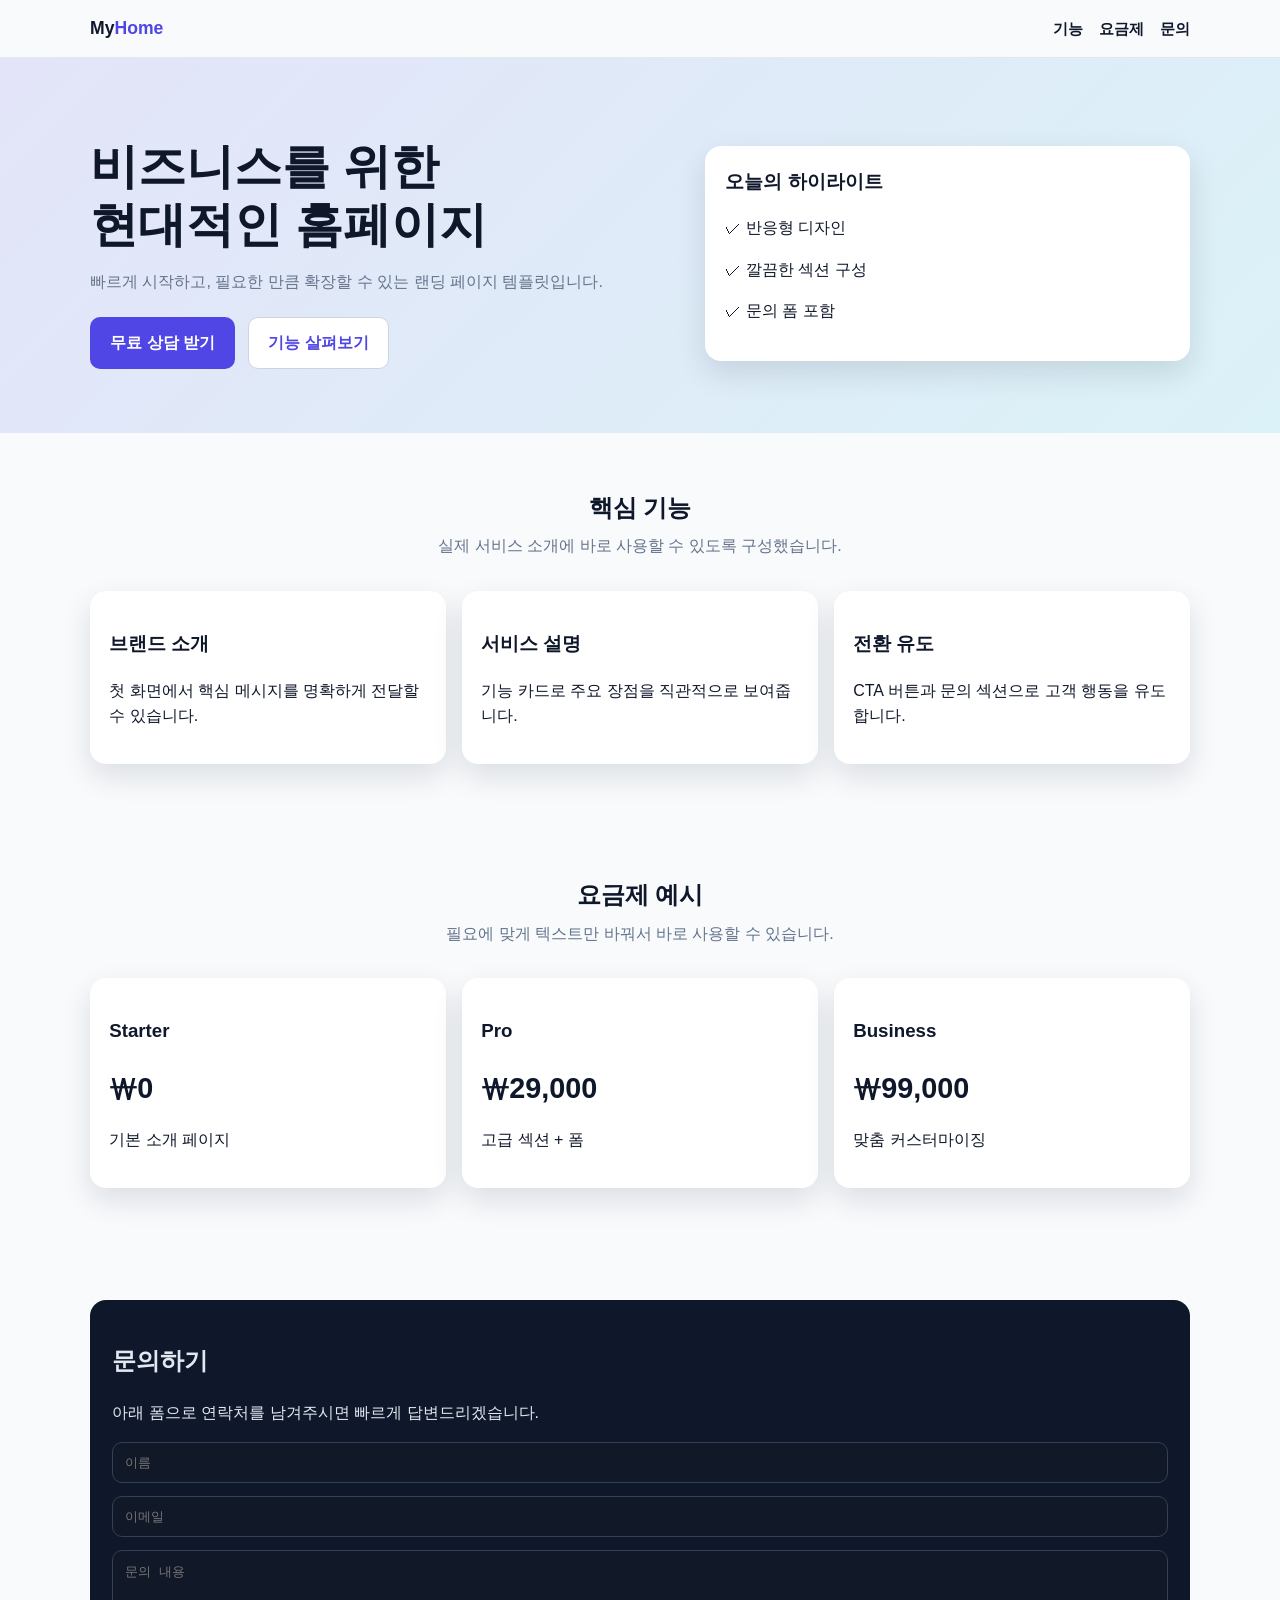
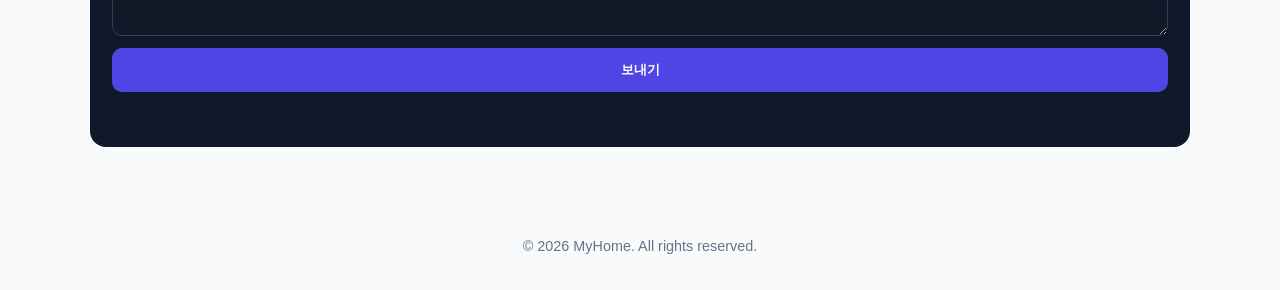
<file: index.html>
<!doctype html>
<html lang="ko">
<head>
  <meta charset="UTF-8" />
  <meta name="viewport" content="width=device-width, initial-scale=1.0" />
  <title>우리 서비스 홈페이지</title>
  <link rel="stylesheet" href="styles.css" />
</head>
<body>
  <header>
    <div class="container nav">
      <div class="logo">My<span>Home</span></div>
      <ul class="menu">
        <li><a href="#features">기능</a></li>
        <li><a href="#pricing">요금제</a></li>
        <li><a href="#contact">문의</a></li>
      </ul>
    </div>
  </header>

  <main>
    <section class="hero">
      <div class="container hero-grid">
        <div>
          <h1>비즈니스를 위한<br />현대적인 홈페이지</h1>
          <p class="subtitle">빠르게 시작하고, 필요한 만큼 확장할 수 있는 랜딩 페이지 템플릿입니다.</p>
          <div class="btns">
            <a class="btn btn-primary" href="#contact">무료 상담 받기</a>
            <a class="btn btn-secondary" href="#features">기능 살펴보기</a>
          </div>
        </div>
        <aside class="hero-card">
          <h3>오늘의 하이라이트</h3>
          <p>✓ 반응형 디자인</p>
          <p>✓ 깔끔한 섹션 구성</p>
          <p>✓ 문의 폼 포함</p>
        </aside>
      </div>
    </section>

    <section id="features" class="container">
      <div class="section-title">
        <h2>핵심 기능</h2>
        <p>실제 서비스 소개에 바로 사용할 수 있도록 구성했습니다.</p>
      </div>
      <div class="grid-3">
        <article class="card">
          <h3>브랜드 소개</h3>
          <p>첫 화면에서 핵심 메시지를 명확하게 전달할 수 있습니다.</p>
        </article>
        <article class="card">
          <h3>서비스 설명</h3>
          <p>기능 카드로 주요 장점을 직관적으로 보여줍니다.</p>
        </article>
        <article class="card">
          <h3>전환 유도</h3>
          <p>CTA 버튼과 문의 섹션으로 고객 행동을 유도합니다.</p>
        </article>
      </div>
    </section>

    <section id="pricing" class="container">
      <div class="section-title">
        <h2>요금제 예시</h2>
        <p>필요에 맞게 텍스트만 바꿔서 바로 사용할 수 있습니다.</p>
      </div>
      <div class="price">
        <article class="card"><h3>Starter</h3><strong>₩0</strong><p>기본 소개 페이지</p></article>
        <article class="card"><h3>Pro</h3><strong>₩29,000</strong><p>고급 섹션 + 폼</p></article>
        <article class="card"><h3>Business</h3><strong>₩99,000</strong><p>맞춤 커스터마이징</p></article>
      </div>
    </section>

    <section id="contact" class="container">
      <div class="contact">
        <h2>문의하기</h2>
        <p>아래 폼으로 연락처를 남겨주시면 빠르게 답변드리겠습니다.</p>
        <form id="contact-form">
          <input type="text" id="name" placeholder="이름" required />
          <input type="email" id="email" placeholder="이메일" required />
          <textarea rows="4" id="message" placeholder="문의 내용" required></textarea>
          <button class="btn btn-primary" type="submit">보내기</button>
          <p id="form-result" aria-live="polite"></p>
        </form>
      </div>
    </section>
  </main>

  <footer>
    <div class="container">© 2026 MyHome. All rights reserved.</div>
  </footer>

  <script src="script.js"></script>
</body>
</html>
</file>
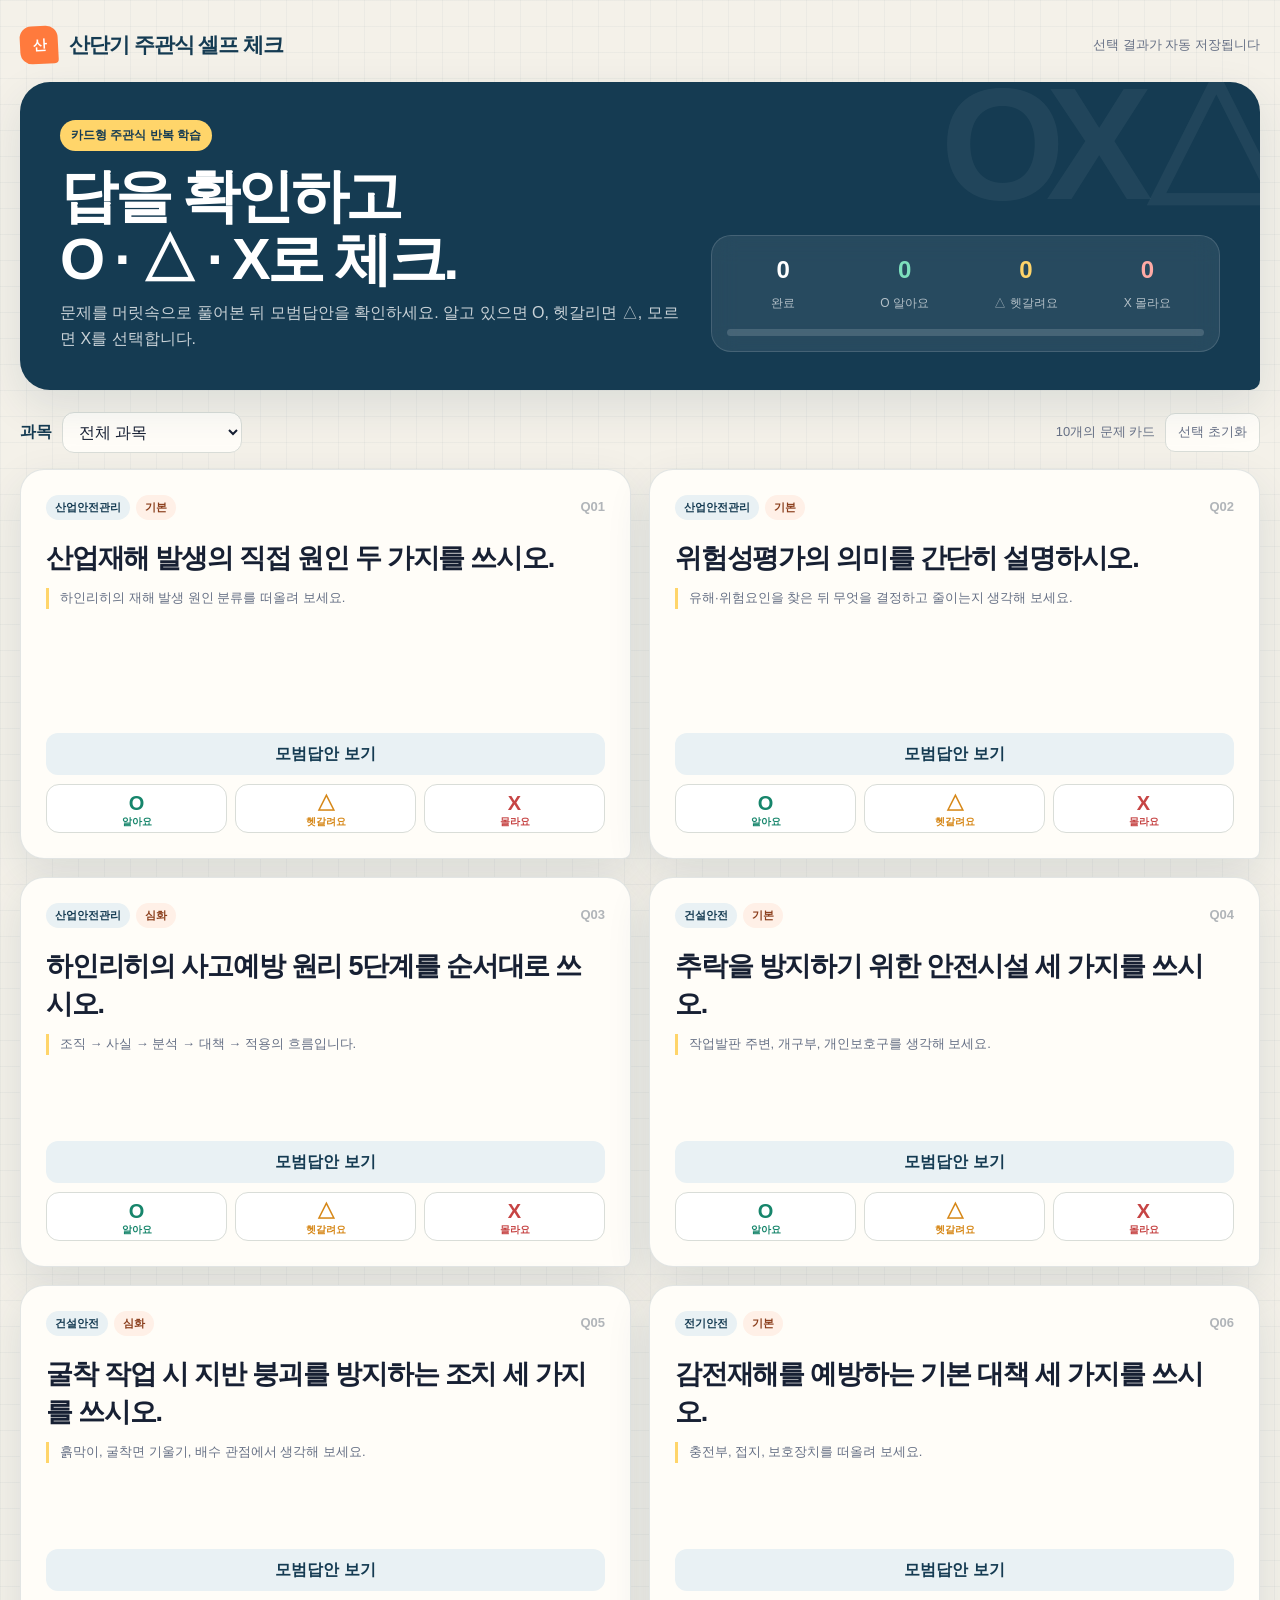
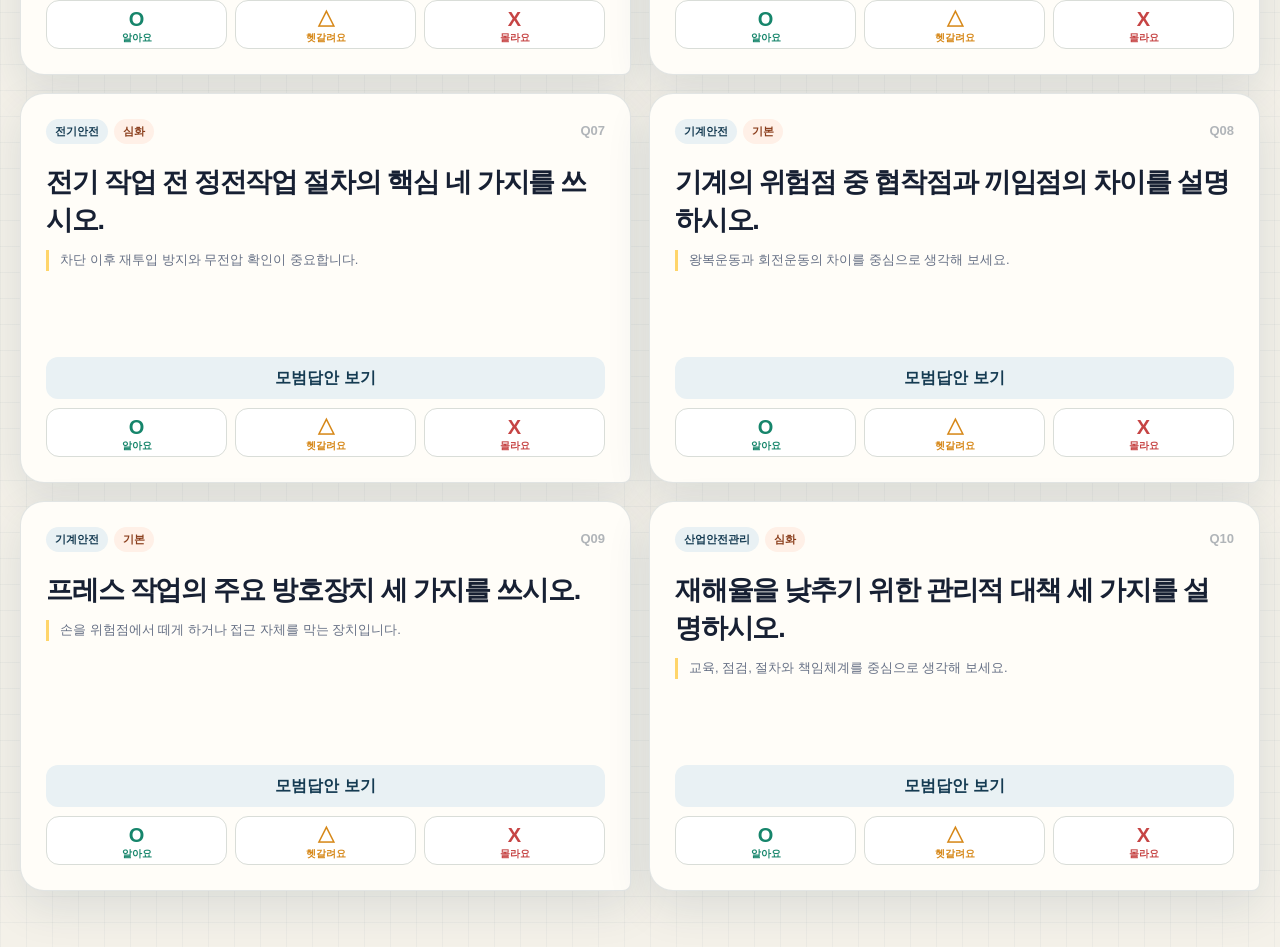
<file: naver.html>
<!DOCTYPE html>
<html lang="ko">
<head>
  <meta charset="UTF-8">
  <meta name="viewport" content="width=device-width, initial-scale=1.0">
  <title>산단기 주관식 셀프 체크</title>
  <style>
    :root {
      --ink: #172033;
      --muted: #667085;
      --paper: #fffdf8;
      --navy: #153b52;
      --navy-light: #e9f1f4;
      --orange: #ff7a3d;
      --yellow: #ffd56a;
      --green: #16856b;
      --green-light: #e8f7f1;
      --red: #c64444;
      --red-light: #fff0ef;
      --triangle: #d68717;
      --triangle-light: #fff6dd;
      --line: #d9ddd8;
      --shadow: 0 16px 45px rgba(21, 59, 82, 0.11);
    }

    * { box-sizing: border-box; }

    body {
      margin: 0;
      color: var(--ink);
      background:
        linear-gradient(rgba(21, 59, 82, 0.035) 1px, transparent 1px),
        linear-gradient(90deg, rgba(21, 59, 82, 0.035) 1px, transparent 1px),
        #f4f1e9;
      background-size: 26px 26px;
      font-family: "Malgun Gothic", "Apple SD Gothic Neo", sans-serif;
      line-height: 1.6;
    }

    button, select { font: inherit; }
    button { cursor: pointer; }

    .shell {
      width: min(1240px, calc(100% - 32px));
      margin: 0 auto;
      padding: 26px 0 56px;
    }

    .topbar {
      display: flex;
      align-items: center;
      justify-content: space-between;
      gap: 16px;
      margin-bottom: 18px;
    }

    .brand {
      display: flex;
      align-items: center;
      gap: 11px;
      color: var(--navy);
      font-size: 21px;
      font-weight: 900;
      letter-spacing: -0.05em;
    }

    .brand-mark {
      display: grid;
      place-items: center;
      width: 38px;
      height: 38px;
      border-radius: 12px 12px 4px 12px;
      color: #fff;
      background: var(--orange);
      font-size: 14px;
      transform: rotate(-3deg);
    }

    .save-state { color: var(--muted); font-size: 13px; }

    .hero {
      position: relative;
      overflow: hidden;
      display: grid;
      grid-template-columns: 1.1fr .9fr;
      gap: 28px;
      align-items: end;
      padding: 38px 40px;
      color: #fff;
      border-radius: 30px 30px 10px 30px;
      background: var(--navy);
      box-shadow: var(--shadow);
    }

    .hero::after {
      content: "OX△";
      position: absolute;
      right: -14px;
      top: -18px;
      color: rgba(255, 255, 255, .055);
      font-size: 160px;
      font-weight: 900;
      line-height: 1;
      letter-spacing: -.12em;
    }

    .eyebrow {
      display: inline-flex;
      padding: 6px 11px;
      border-radius: 999px;
      color: var(--navy);
      background: var(--yellow);
      font-size: 12px;
      font-weight: 800;
    }

    h1 {
      position: relative;
      z-index: 1;
      margin: 14px 0 10px;
      font-size: clamp(34px, 5vw, 58px);
      line-height: 1.08;
      letter-spacing: -0.06em;
    }

    .hero p { margin: 0; max-width: 650px; color: rgba(255,255,255,.77); }

    .score-board {
      position: relative;
      z-index: 1;
      display: grid;
      grid-template-columns: repeat(4, 1fr);
      gap: 8px;
      padding: 15px;
      border: 1px solid rgba(255,255,255,.14);
      border-radius: 20px;
      background: rgba(255,255,255,.08);
      backdrop-filter: blur(12px);
    }

    .metric { text-align: center; }
    .metric strong { display: block; font-size: 24px; }
    .metric span { color: rgba(255,255,255,.65); font-size: 12px; }
    .metric.o strong { color: #7ee0bd; }
    .metric.triangle strong { color: var(--yellow); }
    .metric.x strong { color: #ffaaa5; }

    .progress-wrap { grid-column: 1 / -1; margin-top: 6px; }
    .progress-track { height: 7px; overflow: hidden; border-radius: 99px; background: rgba(255,255,255,.15); }
    .progress-bar { width: 0; height: 100%; border-radius: inherit; background: var(--yellow); transition: width .3s ease; }

    .toolbar {
      display: flex;
      align-items: center;
      justify-content: space-between;
      gap: 14px;
      margin: 22px 0 16px;
    }

    .filter-group { display: flex; align-items: center; gap: 10px; }
    .filter-group label { color: var(--navy); font-weight: 800; }

    select {
      min-width: 180px;
      padding: 10px 36px 10px 12px;
      border: 1px solid var(--line);
      border-radius: 12px;
      color: var(--ink);
      background: var(--paper);
      outline: none;
    }

    .toolbar-right { display: flex; align-items: center; gap: 10px; color: var(--muted); font-size: 13px; }
    .reset-button { padding: 8px 12px; border: 1px solid var(--line); border-radius: 10px; color: var(--muted); background: var(--paper); }
    .reset-button:hover { color: var(--red); border-color: #e5b5b2; }

    .card-grid {
      display: grid;
      grid-template-columns: repeat(2, minmax(0, 1fr));
      gap: 18px;
    }

    .question-card {
      display: flex;
      flex-direction: column;
      min-height: 390px;
      padding: 25px;
      border: 1px solid rgba(21,59,82,.12);
      border-radius: 24px 24px 8px 24px;
      background: var(--paper);
      box-shadow: var(--shadow);
      transition: transform .2s ease, border-color .2s ease;
    }

    .question-card:hover { transform: translateY(-2px); }
    .question-card[data-result="O"] { border-color: #89cbb4; }
    .question-card[data-result="△"] { border-color: #ebc66d; }
    .question-card[data-result="X"] { border-color: #e6aaa6; }

    .card-top { display: flex; align-items: center; justify-content: space-between; gap: 10px; }
    .chips { display: flex; flex-wrap: wrap; gap: 6px; }
    .chip { padding: 4px 9px; border-radius: 999px; color: var(--navy); background: var(--navy-light); font-size: 11px; font-weight: 800; }
    .chip.level { color: #8a3d1b; background: #fff0e7; }
    .number { color: #b1b5b9; font-size: 13px; font-weight: 900; }

    .question-title {
      margin: 20px 0 10px;
      font-size: clamp(20px, 2.2vw, 27px);
      line-height: 1.4;
      letter-spacing: -0.045em;
    }

    .hint { margin: 0; padding-left: 11px; border-left: 3px solid var(--yellow); color: var(--muted); font-size: 13px; }

    .answer-area {
      display: none;
      margin-top: 18px;
      padding: 16px;
      border-radius: 15px;
      background: #f3f5f1;
      animation: reveal .22s ease-out;
    }

    .answer-area.show { display: block; }
    .answer-area h3 { margin: 0 0 5px; color: var(--navy); font-size: 13px; }
    .answer-area p { margin: 0; color: #465164; font-size: 13px; }
    .answer-area .explanation { margin-top: 11px; padding-top: 11px; border-top: 1px solid var(--line); }

    .card-bottom { margin-top: auto; padding-top: 20px; }
    .reveal-button { width: 100%; min-height: 42px; border: 0; border-radius: 12px; color: var(--navy); background: var(--navy-light); font-weight: 800; }
    .reveal-button:hover { background: #dce9ee; }

    .self-check { display: grid; grid-template-columns: repeat(3, 1fr); gap: 8px; margin-top: 9px; }
    .check-button { min-height: 49px; border: 1px solid var(--line); border-radius: 13px; background: #fff; font-size: 20px; font-weight: 900; transition: .18s ease; }
    .check-button small { display: block; margin-top: -5px; font-size: 10px; font-weight: 700; }
    .check-button.o { color: var(--green); }
    .check-button.triangle { color: var(--triangle); }
    .check-button.x { color: var(--red); }
    .check-button.o:hover, .check-button.o.active { border-color: #79c5aa; background: var(--green-light); }
    .check-button.triangle:hover, .check-button.triangle.active { border-color: #e5bb51; background: var(--triangle-light); }
    .check-button.x:hover, .check-button.x.active { border-color: #dc9994; background: var(--red-light); }

    .empty { grid-column: 1 / -1; padding: 60px 20px; color: var(--muted); text-align: center; }

    @keyframes reveal { from { opacity: 0; transform: translateY(5px); } }

    @media (max-width: 900px) {
      .hero { grid-template-columns: 1fr; }
      .card-grid { grid-template-columns: 1fr; }
    }

    @media (max-width: 600px) {
      .shell { width: min(100% - 18px, 1240px); padding-top: 14px; }
      .topbar { align-items: flex-start; }
      .save-state { text-align: right; }
      .hero { padding: 27px 22px; border-radius: 22px 22px 7px 22px; }
      .hero::after { font-size: 100px; }
      .score-board { grid-template-columns: repeat(4, 1fr); padding: 12px 8px; }
      .metric strong { font-size: 20px; }
      .toolbar { align-items: flex-start; flex-direction: column; }
      .toolbar-right { width: 100%; justify-content: space-between; }
      .filter-group { width: 100%; }
      select { flex: 1; min-width: 0; }
      .question-card { min-height: 365px; padding: 20px; }
    }
  </style>
</head>
<body>
  <main class="shell">
    <header class="topbar">
      <div class="brand"><span class="brand-mark">산</span>산단기 주관식 셀프 체크</div>
      <div class="save-state" id="saveState">선택 결과가 자동 저장됩니다</div>
    </header>

    <section class="hero">
      <div>
        <span class="eyebrow">카드형 주관식 반복 학습</span>
        <h1>답을 확인하고<br>O · △ · X로 체크.</h1>
        <p>문제를 머릿속으로 풀어본 뒤 모범답안을 확인하세요. 알고 있으면 O, 헷갈리면 △, 모르면 X를 선택합니다.</p>
      </div>
      <div class="score-board" aria-label="학습 현황">
        <div class="metric"><strong id="checkedCount">0</strong><span>완료</span></div>
        <div class="metric o"><strong id="oCount">0</strong><span>O 알아요</span></div>
        <div class="metric triangle"><strong id="triangleCount">0</strong><span>△ 헷갈려요</span></div>
        <div class="metric x"><strong id="xCount">0</strong><span>X 몰라요</span></div>
        <div class="progress-wrap"><div class="progress-track"><div class="progress-bar" id="progressBar"></div></div></div>
      </div>
    </section>

    <section class="toolbar">
      <div class="filter-group">
        <label for="categoryFilter">과목</label>
        <select id="categoryFilter">
          <option value="전체">전체 과목</option>
          <option value="산업안전관리">산업안전관리</option>
          <option value="건설안전">건설안전</option>
          <option value="전기안전">전기안전</option>
          <option value="기계안전">기계안전</option>
        </select>
      </div>
      <div class="toolbar-right"><span id="filteredCount">10개의 문제 카드</span><button class="reset-button" id="resetButton" type="button">선택 초기화</button></div>
    </section>

    <section class="card-grid" id="cardGrid"></section>
  </main>

  <script>
    const questions = [
      { id: 1, category: "산업안전관리", level: "기본", title: "산업재해 발생의 직접 원인 두 가지를 쓰시오.", hint: "하인리히의 재해 발생 원인 분류를 떠올려 보세요.", answer: "산업재해의 직접 원인은 불안전한 행동과 불안전한 상태이다.", explanation: "인적 요인인 불안전한 행동과 물적·환경적 요인인 불안전한 상태가 사고로 이어지는 직접 원인입니다." },
      { id: 2, category: "산업안전관리", level: "기본", title: "위험성평가의 의미를 간단히 설명하시오.", hint: "유해·위험요인을 찾은 뒤 무엇을 결정하고 줄이는지 생각해 보세요.", answer: "사업장의 유해·위험요인을 파악하고 위험성을 결정한 뒤, 그 결과에 따라 위험성 감소대책을 수립하고 실행하는 과정이다.", explanation: "파악, 위험성 결정, 감소대책 수립·실행의 흐름이 답안에 드러나야 합니다." },
      { id: 3, category: "산업안전관리", level: "심화", title: "하인리히의 사고예방 원리 5단계를 순서대로 쓰시오.", hint: "조직 → 사실 → 분석 → 대책 → 적용의 흐름입니다.", answer: "안전관리 조직 → 사실의 발견 → 분석·평가 → 시정책의 선정 → 시정책의 적용 순이다.", explanation: "조직을 갖추고 자료를 수집한 뒤 원인을 분석하고, 적절한 대책을 선정하여 현장에 적용합니다." },
      { id: 4, category: "건설안전", level: "기본", title: "추락을 방지하기 위한 안전시설 세 가지를 쓰시오.", hint: "작업발판 주변, 개구부, 개인보호구를 생각해 보세요.", answer: "안전난간, 개구부 덮개, 추락방호망을 설치한다. 작업 여건에 따라 안전대 부착설비도 사용한다.", explanation: "추락 위험 장소에는 집단방호 조치를 우선 적용하고 필요한 경우 개인보호구를 함께 사용합니다." },
      { id: 5, category: "건설안전", level: "심화", title: "굴착 작업 시 지반 붕괴를 방지하는 조치 세 가지를 쓰시오.", hint: "흙막이, 굴착면 기울기, 배수 관점에서 생각해 보세요.", answer: "흙막이 지보공을 설치하고, 지반에 맞는 굴착면 기울기를 유지하며, 배수시설을 설치해 지하수와 빗물을 제거한다.", explanation: "붕괴 방지는 지반 지지, 안전한 굴착 각도 유지, 수분 제거가 핵심입니다." },
      { id: 6, category: "전기안전", level: "기본", title: "감전재해를 예방하는 기본 대책 세 가지를 쓰시오.", hint: "충전부, 접지, 보호장치를 떠올려 보세요.", answer: "충전부를 절연하거나 방호하고, 전기기기를 접지하며, 누전차단기를 설치한다.", explanation: "충전부와의 접촉 방지, 고장 전류의 안전한 방출, 이상 전류의 신속한 차단이 기본 원칙입니다." },
      { id: 7, category: "전기안전", level: "심화", title: "전기 작업 전 정전작업 절차의 핵심 네 가지를 쓰시오.", hint: "차단 이후 재투입 방지와 무전압 확인이 중요합니다.", answer: "전원을 차단하고, 잠금 및 표지로 재투입을 방지하며, 검전기로 무전압을 확인한 뒤 필요 시 단락접지한다.", explanation: "오조작과 유도전압 등의 위험을 막기 위한 확인·접지 절차까지 필요합니다." },
      { id: 8, category: "기계안전", level: "기본", title: "기계의 위험점 중 협착점과 끼임점의 차이를 설명하시오.", hint: "왕복운동과 회전운동의 차이를 중심으로 생각해 보세요.", answer: "협착점은 왕복운동부와 고정부 사이에서 신체가 눌리는 위험점이고, 끼임점은 회전하는 두 물체 또는 회전체와 고정부 사이에 신체가 말려드는 위험점이다.", explanation: "운동 형태와 상대 물체를 구분해 설명하면 정확한 답안이 됩니다." },
      { id: 9, category: "기계안전", level: "기본", title: "프레스 작업의 주요 방호장치 세 가지를 쓰시오.", hint: "손을 위험점에서 떼게 하거나 접근 자체를 막는 장치입니다.", answer: "양수조작식, 광전자식, 가드식 방호장치가 있다.", explanation: "프레스 방호장치는 위험점 접근을 차단하거나 손이 위험영역에 있을 때 기계가 작동하지 않도록 합니다." },
      { id: 10, category: "산업안전관리", level: "심화", title: "재해율을 낮추기 위한 관리적 대책 세 가지를 설명하시오.", hint: "교육, 점검, 절차와 책임체계를 중심으로 생각해 보세요.", answer: "정기적인 안전교육을 실시하고, 작업장 점검과 위험요인 개선을 지속하며, 안전작업절차와 책임체계를 명확히 운영한다.", explanation: "관리적 대책은 사람의 행동과 조직 운영을 개선하는 조치로, 교육·점검·절차가 대표적인 축입니다." }
    ];

    const storageKey = "sandanki-self-check-v2";
    const saved = JSON.parse(localStorage.getItem(storageKey) || "{}");
    const state = { filter: "전체", results: saved.results || {}, openCards: {} };
    const $ = (id) => document.getElementById(id);

    function filteredQuestions() {
      return state.filter === "전체" ? questions : questions.filter((q) => q.category === state.filter);
    }

    function persist() {
      localStorage.setItem(storageKey, JSON.stringify({ results: state.results }));
      $("saveState").textContent = "방금 선택 결과를 저장했습니다";
      clearTimeout(persist.timer);
      persist.timer = setTimeout(() => $("saveState").textContent = "선택 결과가 자동 저장됩니다", 1500);
    }

    function renderStats() {
      const values = Object.values(state.results);
      $("checkedCount").textContent = values.length;
      $("oCount").textContent = values.filter((v) => v === "O").length;
      $("triangleCount").textContent = values.filter((v) => v === "△").length;
      $("xCount").textContent = values.filter((v) => v === "X").length;
      $("progressBar").style.width = `${values.length / questions.length * 100}%`;
    }

    function cardTemplate(q) {
      const result = state.results[q.id] || "";
      const open = state.openCards[q.id] || false;
      return `
        <article class="question-card" data-card-id="${q.id}" data-result="${result}">
          <div class="card-top">
            <div class="chips"><span class="chip">${q.category}</span><span class="chip level">${q.level}</span></div>
            <span class="number">Q${String(q.id).padStart(2, "0")}</span>
          </div>
          <h2 class="question-title">${q.title}</h2>
          <p class="hint">${q.hint}</p>
          <div class="answer-area ${open ? "show" : ""}" id="answer-${q.id}">
            <h3>모범답안</h3><p>${q.answer}</p>
            <p class="explanation"><strong>해설</strong><br>${q.explanation}</p>
          </div>
          <div class="card-bottom">
            <button class="reveal-button" type="button" data-reveal="${q.id}">${open ? "모범답안 닫기" : "모범답안 보기"}</button>
            <div class="self-check" aria-label="문제 ${q.id} 자기평가">
              <button class="check-button o ${result === "O" ? "active" : ""}" type="button" data-id="${q.id}" data-value="O">O<small>알아요</small></button>
              <button class="check-button triangle ${result === "△" ? "active" : ""}" type="button" data-id="${q.id}" data-value="△">△<small>헷갈려요</small></button>
              <button class="check-button x ${result === "X" ? "active" : ""}" type="button" data-id="${q.id}" data-value="X">X<small>몰라요</small></button>
            </div>
          </div>
        </article>`;
    }

    function renderCards() {
      const list = filteredQuestions();
      $("filteredCount").textContent = `${list.length}개의 문제 카드`;
      $("cardGrid").innerHTML = list.length ? list.map(cardTemplate).join("") : '<div class="empty">선택한 과목에 문제가 없습니다.</div>';

      document.querySelectorAll("[data-reveal]").forEach((button) => button.addEventListener("click", () => {
        const id = Number(button.dataset.reveal);
        state.openCards[id] = !state.openCards[id];
        renderCards();
      }));

      document.querySelectorAll("[data-value]").forEach((button) => button.addEventListener("click", () => {
        const id = Number(button.dataset.id);
        const value = button.dataset.value;
        state.results[id] = state.results[id] === value ? undefined : value;
        if (!state.results[id]) delete state.results[id];
        state.openCards[id] = true;
        persist();
        renderCards();
        renderStats();
      }));
    }

    $("categoryFilter").addEventListener("change", (event) => {
      state.filter = event.target.value;
      renderCards();
    });

    $("resetButton").addEventListener("click", () => {
      if (!confirm("모든 O, △, X 선택 결과를 초기화할까요?")) return;
      state.results = {};
      persist();
      renderCards();
      renderStats();
    });

    renderCards();
    renderStats();
  </script>
</body>
</html>
</file>
<file: styles.css>
:root {
  --bg: #f8fafc;
  --text: #0f172a;
  --primary: #4f46e5;
  --primary-2: #06b6d4;
  --card: #ffffff;
  --muted: #64748b;
  --radius: 16px;
  --shadow: 0 12px 30px rgba(15, 23, 42, 0.12);
}

* { box-sizing: border-box; }

body {
  margin: 0;
  font-family: -apple-system, BlinkMacSystemFont, "Segoe UI", Roboto, sans-serif;
  color: var(--text);
  background: var(--bg);
  line-height: 1.6;
}

.container {
  width: min(1100px, 92vw);
  margin: 0 auto;
}

header {
  position: sticky;
  top: 0;
  background: rgba(248, 250, 252, 0.8);
  backdrop-filter: blur(10px);
  border-bottom: 1px solid #e2e8f0;
  z-index: 10;
}

.nav {
  display: flex;
  justify-content: space-between;
  align-items: center;
  padding: 0.9rem 0;
}

.logo { font-weight: 800; font-size: 1.1rem; }
.logo span { color: var(--primary); }

.menu {
  display: flex;
  gap: 1rem;
  list-style: none;
  margin: 0;
  padding: 0;
}

.menu a {
  text-decoration: none;
  color: var(--text);
  font-weight: 600;
  font-size: 0.95rem;
}

.hero {
  padding: 5rem 0 4rem;
  background: linear-gradient(135deg, rgba(79,70,229,0.12), rgba(6,182,212,0.12));
}

.hero-grid {
  display: grid;
  grid-template-columns: 1.2fr 1fr;
  gap: 2rem;
  align-items: center;
}

h1 {
  margin: 0 0 1rem;
  font-size: clamp(2rem, 4vw, 3rem);
  line-height: 1.2;
}

.subtitle { color: var(--muted); margin: 0 0 1.4rem; }

.btns {
  display: flex;
  flex-wrap: wrap;
  gap: 0.8rem;
}

.btn {
  display: inline-block;
  padding: 0.75rem 1.2rem;
  border-radius: 10px;
  text-decoration: none;
  font-weight: 700;
  border: 1px solid transparent;
  cursor: pointer;
}

.btn-primary { background: var(--primary); color: white; }
.btn-secondary { background: white; color: var(--primary); border-color: #cbd5e1; }

.hero-card {
  background: var(--card);
  border-radius: var(--radius);
  box-shadow: var(--shadow);
  padding: 1.3rem;
}

.hero-card h3 { margin-top: 0; }

section { padding: 3.5rem 0; }

.section-title {
  text-align: center;
  margin-bottom: 2rem;
}

.section-title h2 { margin: 0 0 0.4rem; }
.section-title p { margin: 0; color: var(--muted); }

.grid-3 {
  display: grid;
  grid-template-columns: repeat(3, 1fr);
  gap: 1rem;
}

.card {
  background: var(--card);
  border-radius: var(--radius);
  box-shadow: var(--shadow);
  padding: 1.2rem;
}

.price {
  display: grid;
  grid-template-columns: repeat(3, 1fr);
  gap: 1rem;
}

.price .card strong { font-size: 1.8rem; }

.contact {
  background: #0f172a;
  color: #e2e8f0;
  border-radius: var(--radius);
  padding: 1.4rem;
}

form {
  display: grid;
  gap: 0.8rem;
  margin-top: 1rem;
}

input, textarea {
  width: 100%;
  padding: 0.75rem;
  border-radius: 10px;
  border: 1px solid #334155;
  background: #111827;
  color: white;
}

#form-result {
  margin: 0;
  min-height: 1.2rem;
  font-size: 0.95rem;
  color: #93c5fd;
}

footer {
  padding: 2rem 0;
  text-align: center;
  color: var(--muted);
  font-size: 0.9rem;
}

@media (max-width: 900px) {
  .hero-grid, .grid-3, .price { grid-template-columns: 1fr; }
  .menu { display: none; }
}
</file>
